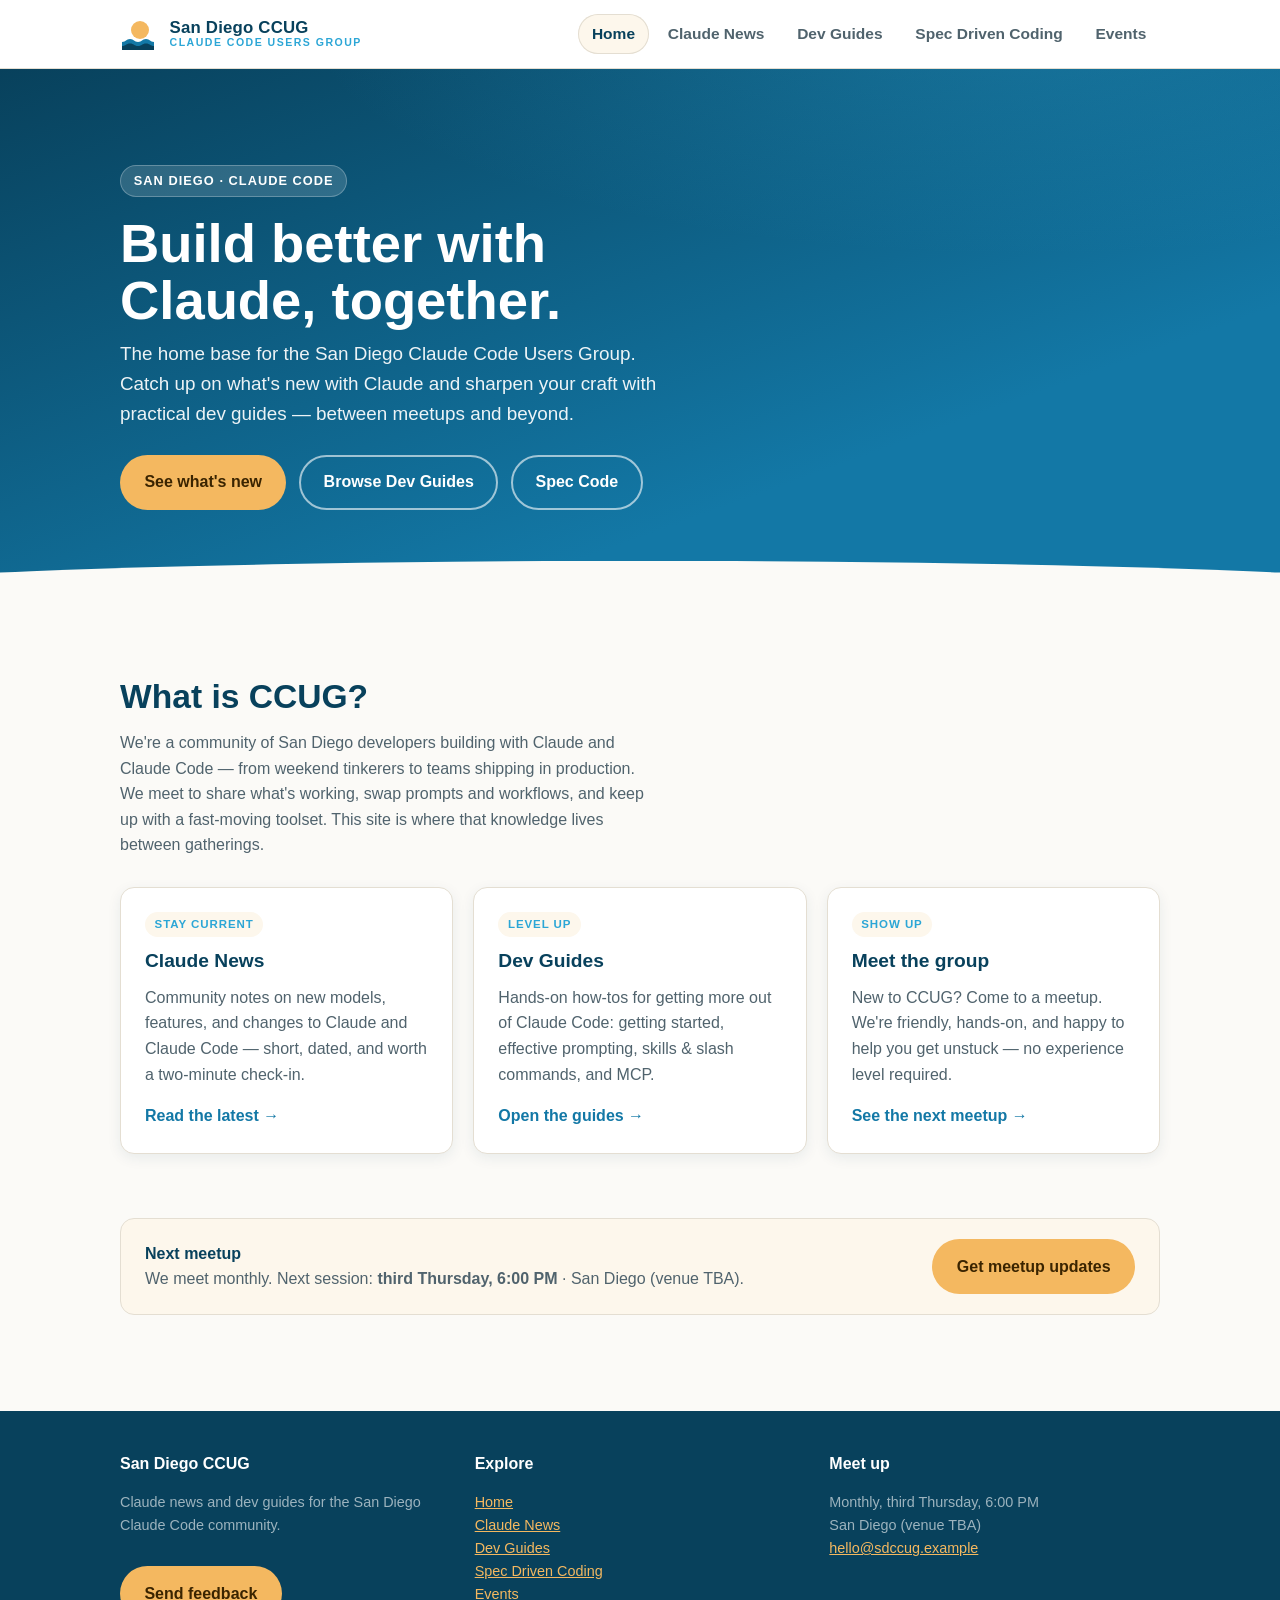
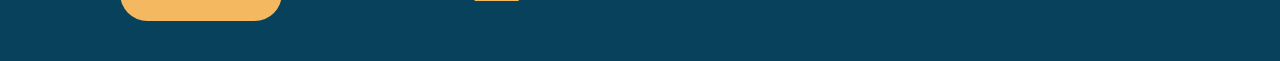
<file: src/index.html>
<!doctype html>
<html lang="en">
<head>
  <meta charset="utf-8" />
  <meta name="viewport" content="width=device-width, initial-scale=1" />
  <title>San Diego Claude Code Users Group</title>
  <meta name="description" content="The San Diego Claude Code Users Group — Claude news and practical dev guides for developers building with Claude Code." />
  <link rel="icon" href="data:image/svg+xml,%3Csvg xmlns='http://www.w3.org/2000/svg' viewBox='0 0 40 40'%3E%3Ccircle cx='20' cy='16' r='9' fill='%23f4b860'/%3E%3Cpath d='M2 28c4 0 4-3 8-3s4 3 8 3 4-3 8-3 4 3 8 3v6H2z' fill='%231378a6'/%3E%3C/svg%3E" />
  <link rel="stylesheet" href="assets/styles.css" />
</head>
<body>
  <header class="site-header">
    <div class="container">
      <a class="brand" href="index.html" aria-label="San Diego Claude Code Users Group — home">
        <svg width="40" height="40" viewBox="0 0 40 40" role="img" aria-hidden="true">
          <circle cx="20" cy="16" r="9" fill="#f4b860"/>
          <path d="M2 28c4 0 4-3 8-3s4 3 8 3 4-3 8-3 4 3 8 3v6H2z" fill="#1378a6"/>
          <path d="M2 32c4 0 4-2.5 8-2.5s4 2.5 8 2.5 4-2.5 8-2.5 4 2.5 8 2.5v4H2z" fill="#08415c"/>
        </svg>
        <span class="brand-text">
          San&nbsp;Diego CCUG
          <span class="brand-sub">Claude Code Users Group</span>
        </span>
      </a>
      <nav class="nav" aria-label="Primary">
        <a href="index.html" aria-current="page">Home</a>
        <a href="news.html">Claude News</a>
        <a href="guides.html">Dev Guides</a>
        <a href="spec.html">Spec Driven Coding</a>
        <a href="events.html">Events</a>
      </nav>
    </div>
  </header>

  <main>
    <section class="hero">
      <div class="container">
        <span class="pill">San Diego · Claude Code</span>
        <h1>Build better with Claude, together.</h1>
        <p class="tagline">
          The home base for the San Diego Claude Code Users Group. Catch up on
          what's new with Claude and sharpen your craft with practical dev
          guides — between meetups and beyond.
        </p>
        <div class="btn-row">
          <a class="btn btn-primary" href="news.html">See what's new</a>
          <a class="btn btn-ghost" href="guides.html">Browse Dev Guides</a>
          <a class="btn btn-ghost" href="spec.html">Spec Code</a>
        </div>
      </div>
    </section>

    <section class="section">
      <div class="container">
        <h2>What is CCUG?</h2>
        <p class="lead">
          We're a community of San Diego developers building with Claude and
          Claude Code — from weekend tinkerers to teams shipping in production.
          We meet to share what's working, swap prompts and workflows, and keep
          up with a fast-moving toolset. This site is where that knowledge lives
          between gatherings.
        </p>

        <div class="card-grid">
          <article class="card">
            <span class="tag">Stay current</span>
            <h3>Claude News</h3>
            <p>
              Community notes on new models, features, and changes to Claude and
              Claude Code — short, dated, and worth a two-minute check-in.
            </p>
            <a class="card-link" href="news.html">Read the latest</a>
          </article>

          <article class="card">
            <span class="tag">Level up</span>
            <h3>Dev Guides</h3>
            <p>
              Hands-on how-tos for getting more out of Claude Code: getting
              started, effective prompting, skills &amp; slash commands, and MCP.
            </p>
            <a class="card-link" href="guides.html">Open the guides</a>
          </article>

          <article class="card">
            <span class="tag">Show up</span>
            <h3>Meet the group</h3>
            <p>
              New to CCUG? Come to a meetup. We're friendly, hands-on, and
              happy to help you get unstuck — no experience level required.
            </p>
            <a class="card-link" href="#next-meetup">See the next meetup</a>
          </article>
        </div>
      </div>
    </section>

    <section class="section" id="next-meetup" style="padding-top:0;">
      <div class="container">
        <div class="strip">
          <div>
            <div class="strip-title">Next meetup</div>
            <div class="strip-meta">
              We meet monthly. <!-- placeholder: edit with your real cadence -->
              Next session: <strong>third Thursday, 6:00&nbsp;PM</strong> · San
              Diego (venue TBA).
            </div>
          </div>
          <a class="btn btn-primary" href="mailto:hello@sdccug.example">Get meetup updates</a>
        </div>
      </div>
    </section>
  </main>

  <footer class="site-footer">
    <div class="container">
      <div>
        <div class="foot-brand">San Diego CCUG</div>
        <p class="muted">
          Claude news and dev guides for the San Diego Claude Code community.
        </p>
        <a class="btn btn-primary foot-feedback" href="mailto:hello@sdccug.example?subject=Site%20feedback" aria-label="Send feedback about this site">Send feedback</a>
      </div>
      <div>
        <h4>Explore</h4>
        <p class="muted">
          <a href="index.html">Home</a><br />
          <a href="news.html">Claude News</a><br />
          <a href="guides.html">Dev Guides</a><br />
          <a href="spec.html">Spec Driven Coding</a><br />
          <a href="events.html">Events</a>
        </p>
      </div>
      <div>
        <h4>Meet up</h4>
        <p class="muted">
          Monthly, third Thursday, 6:00&nbsp;PM<br />
          San Diego (venue TBA)<br />
          <a href="mailto:hello@sdccug.example">hello@sdccug.example</a>
        </p>
      </div>
    </div>
  </footer>
</body>
</html>
</file>
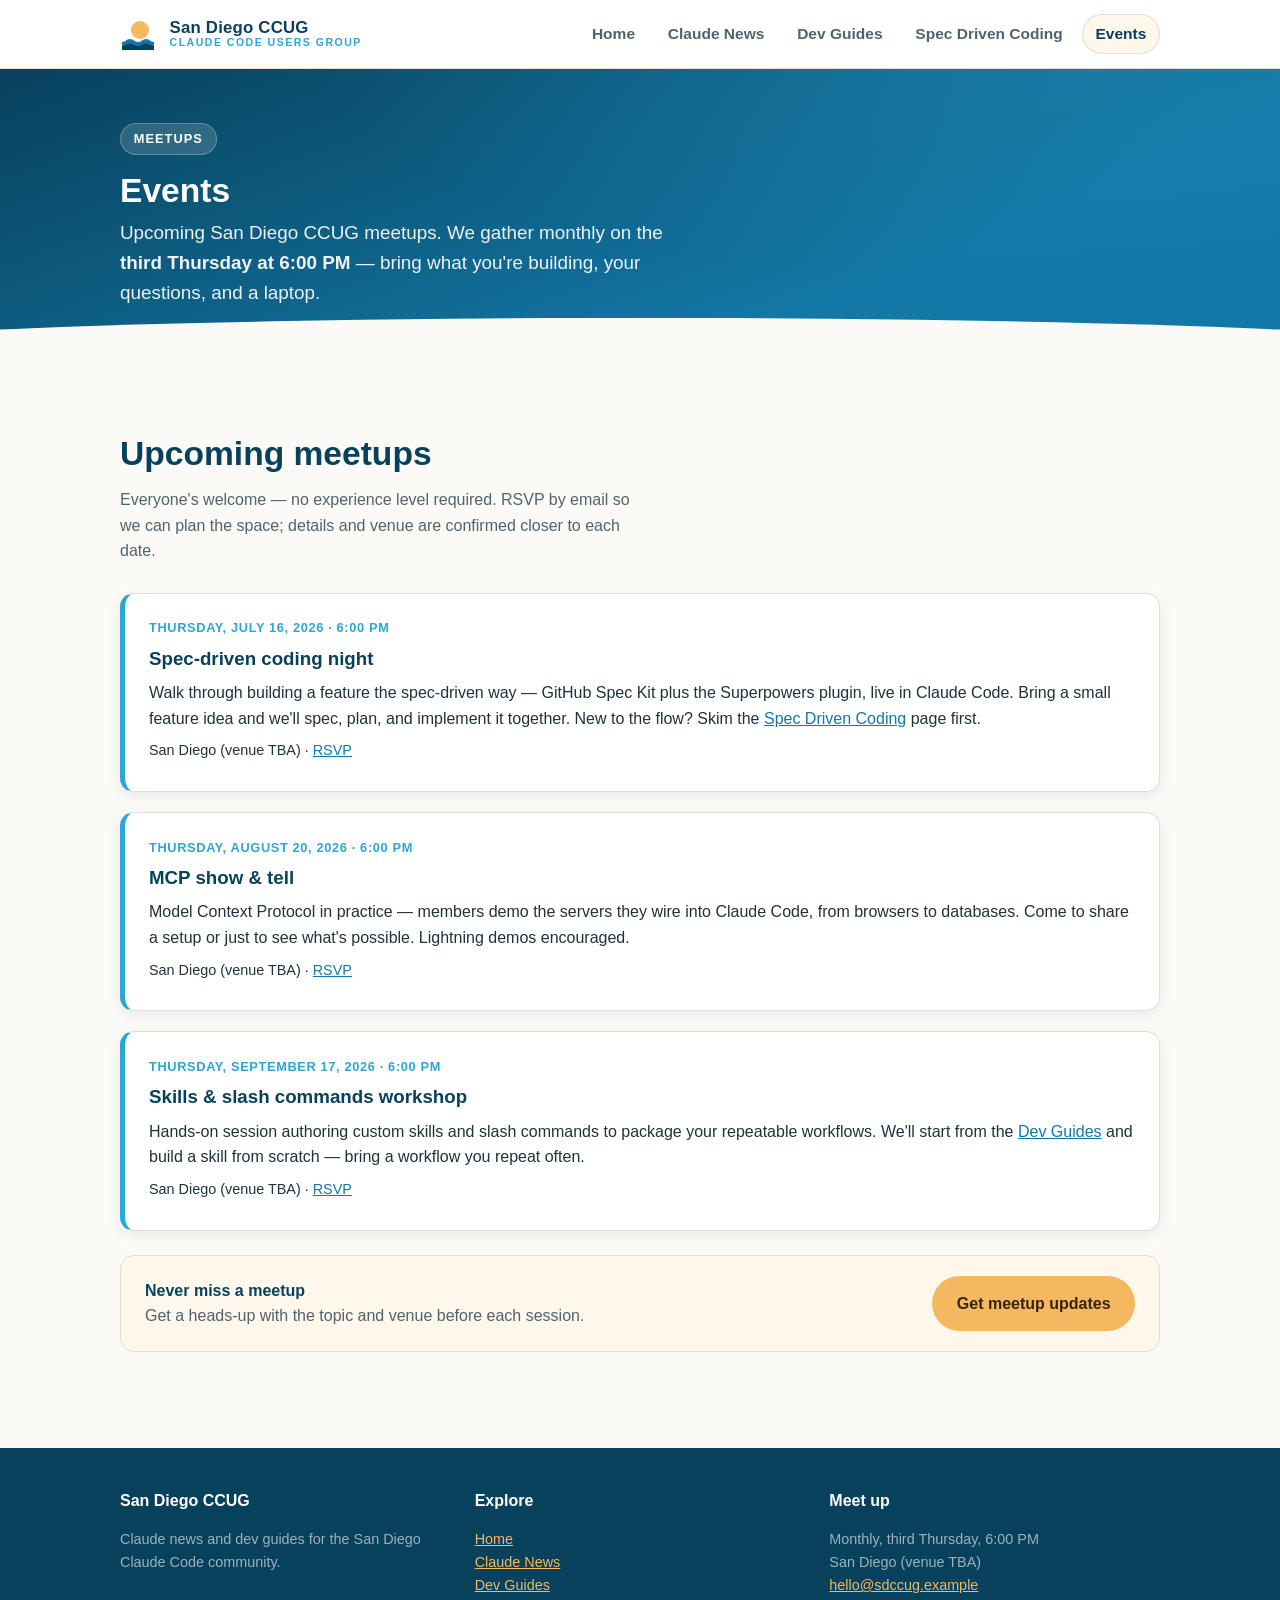
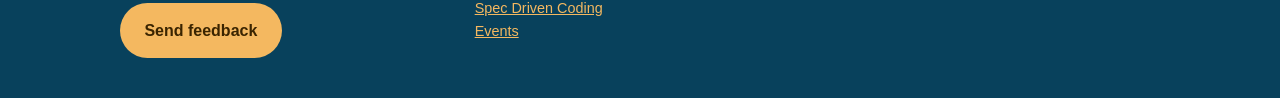
<file: src/events.html>
<!doctype html>
<html lang="en">
<head>
  <meta charset="utf-8" />
  <meta name="viewport" content="width=device-width, initial-scale=1" />
  <title>Events — San Diego CCUG</title>
  <meta name="description" content="Upcoming San Diego Claude Code Users Group meetups — dates, topics, and how to join. We meet monthly on the third Thursday." />
  <link rel="icon" href="data:image/svg+xml,%3Csvg xmlns='http://www.w3.org/2000/svg' viewBox='0 0 40 40'%3E%3Ccircle cx='20' cy='16' r='9' fill='%23f4b860'/%3E%3Cpath d='M2 28c4 0 4-3 8-3s4 3 8 3 4-3 8-3 4 3 8 3v6H2z' fill='%231378a6'/%3E%3C/svg%3E" />
  <link rel="stylesheet" href="assets/styles.css" />
</head>
<body>
  <header class="site-header">
    <div class="container">
      <a class="brand" href="index.html" aria-label="San Diego Claude Code Users Group — home">
        <svg width="40" height="40" viewBox="0 0 40 40" role="img" aria-hidden="true">
          <circle cx="20" cy="16" r="9" fill="#f4b860"/>
          <path d="M2 28c4 0 4-3 8-3s4 3 8 3 4-3 8-3 4 3 8 3v6H2z" fill="#1378a6"/>
          <path d="M2 32c4 0 4-2.5 8-2.5s4 2.5 8 2.5 4-2.5 8-2.5 4 2.5 8 2.5v4H2z" fill="#08415c"/>
        </svg>
        <span class="brand-text">
          San&nbsp;Diego CCUG
          <span class="brand-sub">Claude Code Users Group</span>
        </span>
      </a>
      <nav class="nav" aria-label="Primary">
        <a href="index.html">Home</a>
        <a href="news.html">Claude News</a>
        <a href="guides.html">Dev Guides</a>
        <a href="spec.html">Spec Driven Coding</a>
        <a href="events.html" aria-current="page">Events</a>
      </nav>
    </div>
  </header>

  <main>
    <section class="hero banner">
      <div class="container">
        <span class="pill">Meetups</span>
        <h1>Events</h1>
        <p class="tagline">
          Upcoming San Diego CCUG meetups. We gather monthly on the
          <strong>third Thursday at 6:00&nbsp;PM</strong> — bring what you're
          building, your questions, and a laptop.
        </p>
      </div>
    </section>

    <section class="section">
      <div class="container">
        <h2>Upcoming meetups</h2>
        <p class="lead">
          Everyone's welcome — no experience level required. RSVP by email so we
          can plan the space; details and venue are confirmed closer to each
          date.
        </p>

        <div class="news-list">

          <article class="news-item">
            <time datetime="2026-07-16">Thursday, July 16, 2026 · 6:00 PM</time>
            <h3>Spec-driven coding night</h3>
            <p>
              Walk through building a feature the spec-driven way — GitHub Spec
              Kit plus the Superpowers plugin, live in Claude Code. Bring a small
              feature idea and we'll spec, plan, and implement it together. New
              to the flow? Skim the <a href="spec.html">Spec Driven Coding</a>
              page first.
            </p>
            <p class="source">
              San Diego (venue TBA) ·
              <a href="mailto:hello@sdccug.example?subject=RSVP%20—%20July%2016%20meetup">RSVP</a>
            </p>
          </article>

          <article class="news-item">
            <time datetime="2026-08-20">Thursday, August 20, 2026 · 6:00 PM</time>
            <h3>MCP show &amp; tell</h3>
            <p>
              Model Context Protocol in practice — members demo the servers they
              wire into Claude Code, from browsers to databases. Come to share a
              setup or just to see what's possible. Lightning demos encouraged.
            </p>
            <p class="source">
              San Diego (venue TBA) ·
              <a href="mailto:hello@sdccug.example?subject=RSVP%20—%20August%2020%20meetup">RSVP</a>
            </p>
          </article>

          <article class="news-item">
            <time datetime="2026-09-17">Thursday, September 17, 2026 · 6:00 PM</time>
            <h3>Skills &amp; slash commands workshop</h3>
            <p>
              Hands-on session authoring custom skills and slash commands to
              package your repeatable workflows. We'll start from the
              <a href="guides.html">Dev Guides</a> and build a skill from scratch
              — bring a workflow you repeat often.
            </p>
            <p class="source">
              San Diego (venue TBA) ·
              <a href="mailto:hello@sdccug.example?subject=RSVP%20—%20September%2017%20meetup">RSVP</a>
            </p>
          </article>

        </div>

        <div class="strip" style="margin-top:1.5rem;">
          <div>
            <div class="strip-title">Never miss a meetup</div>
            <div class="strip-meta">
              Get a heads-up with the topic and venue before each session.
            </div>
          </div>
          <a class="btn btn-primary" href="mailto:hello@sdccug.example?subject=Meetup%20updates">Get meetup updates</a>
        </div>
      </div>
    </section>
  </main>

  <footer class="site-footer">
    <div class="container">
      <div>
        <div class="foot-brand">San Diego CCUG</div>
        <p class="muted">
          Claude news and dev guides for the San Diego Claude Code community.
        </p>
        <a class="btn btn-primary foot-feedback" href="mailto:hello@sdccug.example?subject=Site%20feedback" aria-label="Send feedback about this site">Send feedback</a>
      </div>
      <div>
        <h4>Explore</h4>
        <p class="muted">
          <a href="index.html">Home</a><br />
          <a href="news.html">Claude News</a><br />
          <a href="guides.html">Dev Guides</a><br />
          <a href="spec.html">Spec Driven Coding</a><br />
          <a href="events.html">Events</a>
        </p>
      </div>
      <div>
        <h4>Meet up</h4>
        <p class="muted">
          Monthly, third Thursday, 6:00&nbsp;PM<br />
          San Diego (venue TBA)<br />
          <a href="mailto:hello@sdccug.example">hello@sdccug.example</a>
        </p>
      </div>
    </div>
  </footer>
</body>
</html>
</file>
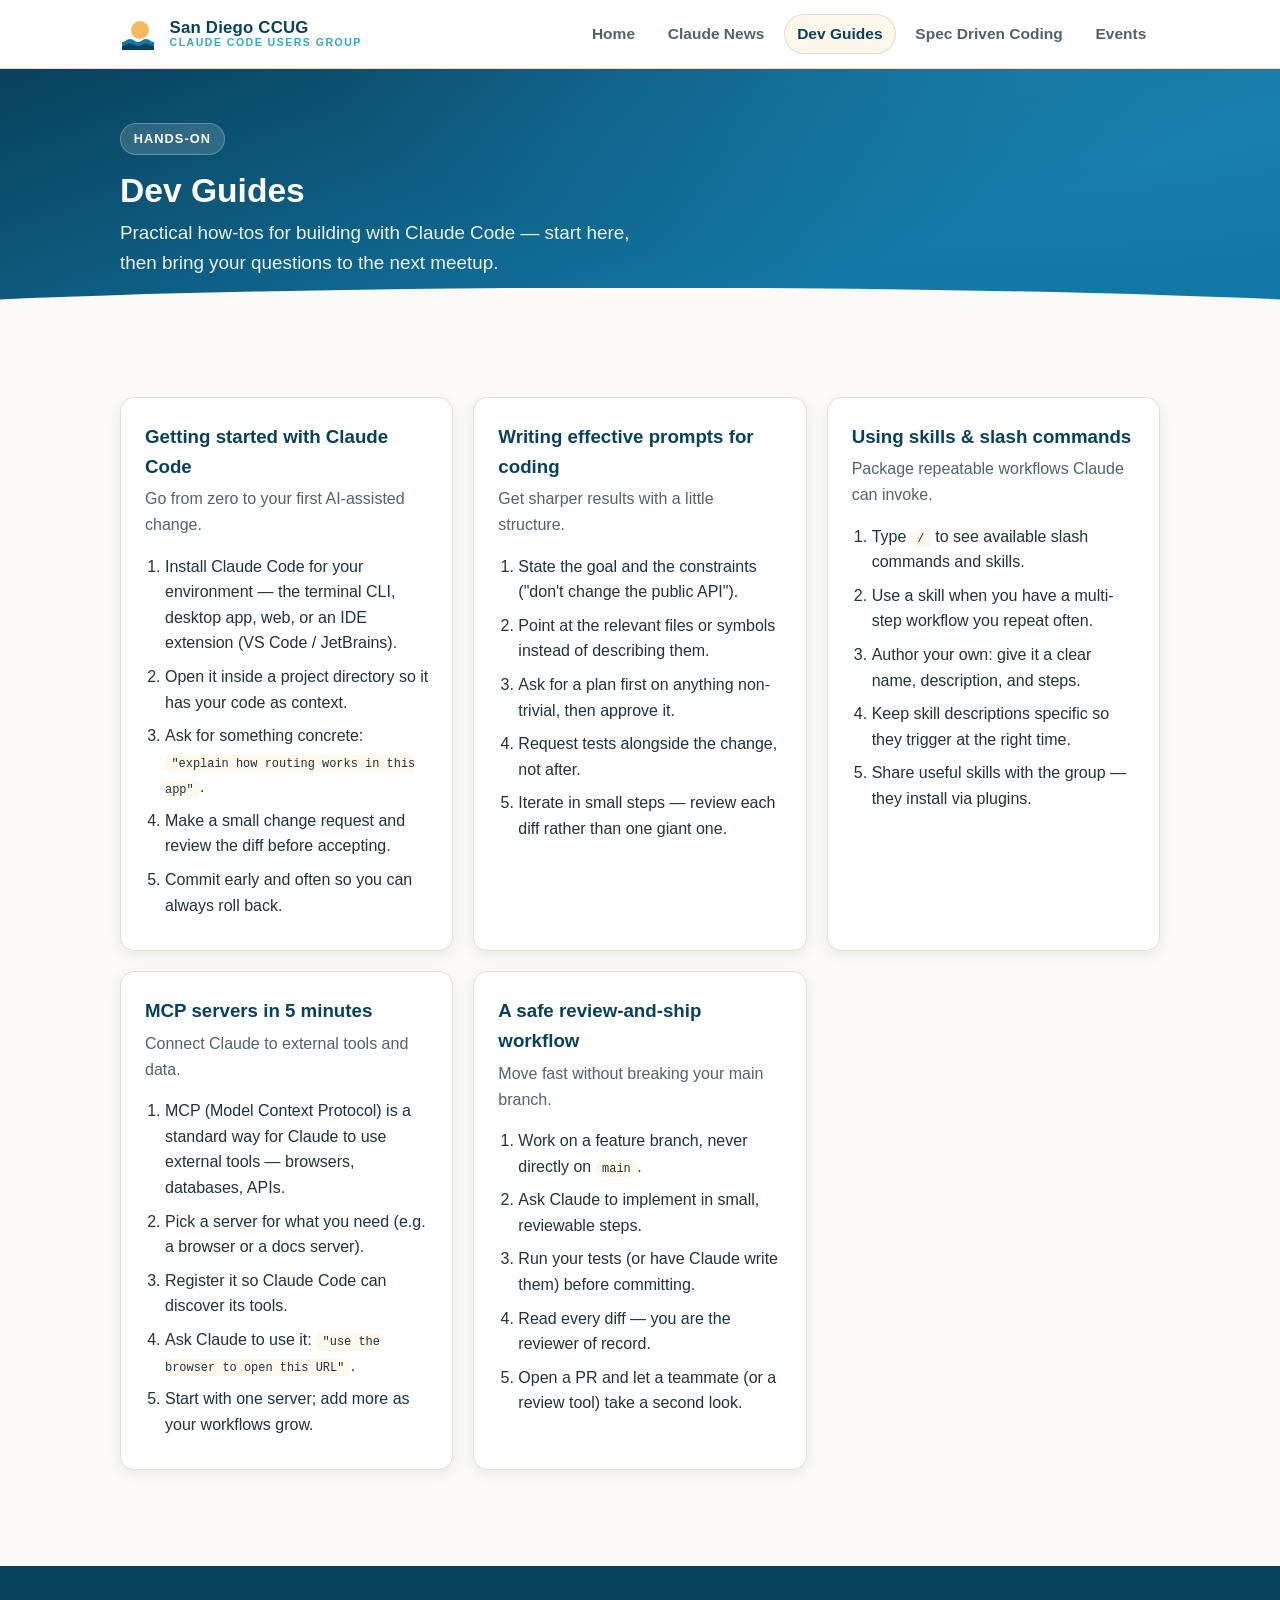
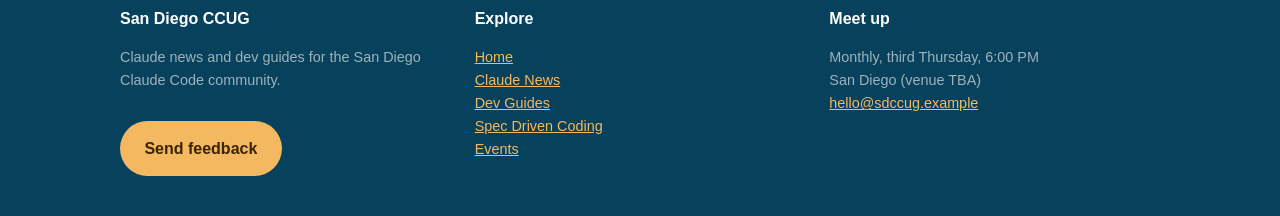
<file: src/guides.html>
<!doctype html>
<html lang="en">
<head>
  <meta charset="utf-8" />
  <meta name="viewport" content="width=device-width, initial-scale=1" />
  <title>Dev Guides — San Diego CCUG</title>
  <meta name="description" content="Practical, hands-on guides for getting more out of Claude Code, from the San Diego Claude Code Users Group." />
  <link rel="icon" href="data:image/svg+xml,%3Csvg xmlns='http://www.w3.org/2000/svg' viewBox='0 0 40 40'%3E%3Ccircle cx='20' cy='16' r='9' fill='%23f4b860'/%3E%3Cpath d='M2 28c4 0 4-3 8-3s4 3 8 3 4-3 8-3 4 3 8 3v6H2z' fill='%231378a6'/%3E%3C/svg%3E" />
  <link rel="stylesheet" href="assets/styles.css" />
</head>
<body>
  <header class="site-header">
    <div class="container">
      <a class="brand" href="index.html" aria-label="San Diego Claude Code Users Group — home">
        <svg width="40" height="40" viewBox="0 0 40 40" role="img" aria-hidden="true">
          <circle cx="20" cy="16" r="9" fill="#f4b860"/>
          <path d="M2 28c4 0 4-3 8-3s4 3 8 3 4-3 8-3 4 3 8 3v6H2z" fill="#1378a6"/>
          <path d="M2 32c4 0 4-2.5 8-2.5s4 2.5 8 2.5 4-2.5 8-2.5 4 2.5 8 2.5v4H2z" fill="#08415c"/>
        </svg>
        <span class="brand-text">
          San&nbsp;Diego CCUG
          <span class="brand-sub">Claude Code Users Group</span>
        </span>
      </a>
      <nav class="nav" aria-label="Primary">
        <a href="index.html">Home</a>
        <a href="news.html">Claude News</a>
        <a href="guides.html" aria-current="page">Dev Guides</a>
        <a href="spec.html">Spec Driven Coding</a>
        <a href="events.html">Events</a>
      </nav>
    </div>
  </header>

  <main>
    <section class="hero banner">
      <div class="container">
        <span class="pill">Hands-on</span>
        <h1>Dev Guides</h1>
        <p class="tagline">
          Practical how-tos for building with Claude Code — start here, then
          bring your questions to the next meetup.
        </p>
      </div>
    </section>

    <section class="section">
      <div class="container">
        <div class="card-grid">

          <article class="guide" id="getting-started">
            <h3>Getting started with Claude Code</h3>
            <p class="blurb">Go from zero to your first AI-assisted change.</p>
            <ol>
              <li>Install Claude Code for your environment — the terminal CLI,
                desktop app, web, or an IDE extension (VS&nbsp;Code / JetBrains).</li>
              <li>Open it inside a project directory so it has your code as context.</li>
              <li>Ask for something concrete: <code>"explain how routing works in this app"</code>.</li>
              <li>Make a small change request and review the diff before accepting.</li>
              <li>Commit early and often so you can always roll back.</li>
            </ol>
          </article>

          <article class="guide" id="effective-prompts">
            <h3>Writing effective prompts for coding</h3>
            <p class="blurb">Get sharper results with a little structure.</p>
            <ol>
              <li>State the goal and the constraints ("don't change the public API").</li>
              <li>Point at the relevant files or symbols instead of describing them.</li>
              <li>Ask for a plan first on anything non-trivial, then approve it.</li>
              <li>Request tests alongside the change, not after.</li>
              <li>Iterate in small steps — review each diff rather than one giant one.</li>
            </ol>
          </article>

          <article class="guide" id="skills-commands">
            <h3>Using skills &amp; slash commands</h3>
            <p class="blurb">Package repeatable workflows Claude can invoke.</p>
            <ol>
              <li>Type <code>/</code> to see available slash commands and skills.</li>
              <li>Use a skill when you have a multi-step workflow you repeat often.</li>
              <li>Author your own: give it a clear name, description, and steps.</li>
              <li>Keep skill descriptions specific so they trigger at the right time.</li>
              <li>Share useful skills with the group — they install via plugins.</li>
            </ol>
          </article>

          <article class="guide" id="mcp-5-min">
            <h3>MCP servers in 5 minutes</h3>
            <p class="blurb">Connect Claude to external tools and data.</p>
            <ol>
              <li>MCP (Model Context Protocol) is a standard way for Claude to
                use external tools — browsers, databases, APIs.</li>
              <li>Pick a server for what you need (e.g. a browser or a docs server).</li>
              <li>Register it so Claude Code can discover its tools.</li>
              <li>Ask Claude to use it: <code>"use the browser to open this URL"</code>.</li>
              <li>Start with one server; add more as your workflows grow.</li>
            </ol>
          </article>

          <article class="guide" id="review-workflow">
            <h3>A safe review-and-ship workflow</h3>
            <p class="blurb">Move fast without breaking your main branch.</p>
            <ol>
              <li>Work on a feature branch, never directly on <code>main</code>.</li>
              <li>Ask Claude to implement in small, reviewable steps.</li>
              <li>Run your tests (or have Claude write them) before committing.</li>
              <li>Read every diff — you are the reviewer of record.</li>
              <li>Open a PR and let a teammate (or a review tool) take a second look.</li>
            </ol>
          </article>

        </div>
      </div>
    </section>
  </main>

  <footer class="site-footer">
    <div class="container">
      <div>
        <div class="foot-brand">San Diego CCUG</div>
        <p class="muted">
          Claude news and dev guides for the San Diego Claude Code community.
        </p>
        <a class="btn btn-primary foot-feedback" href="mailto:hello@sdccug.example?subject=Site%20feedback" aria-label="Send feedback about this site">Send feedback</a>
      </div>
      <div>
        <h4>Explore</h4>
        <p class="muted">
          <a href="index.html">Home</a><br />
          <a href="news.html">Claude News</a><br />
          <a href="guides.html">Dev Guides</a><br />
          <a href="spec.html">Spec Driven Coding</a><br />
          <a href="events.html">Events</a>
        </p>
      </div>
      <div>
        <h4>Meet up</h4>
        <p class="muted">
          Monthly, third Thursday, 6:00&nbsp;PM<br />
          San Diego (venue TBA)<br />
          <a href="mailto:hello@sdccug.example">hello@sdccug.example</a>
        </p>
      </div>
    </div>
  </footer>
</body>
</html>
</file>
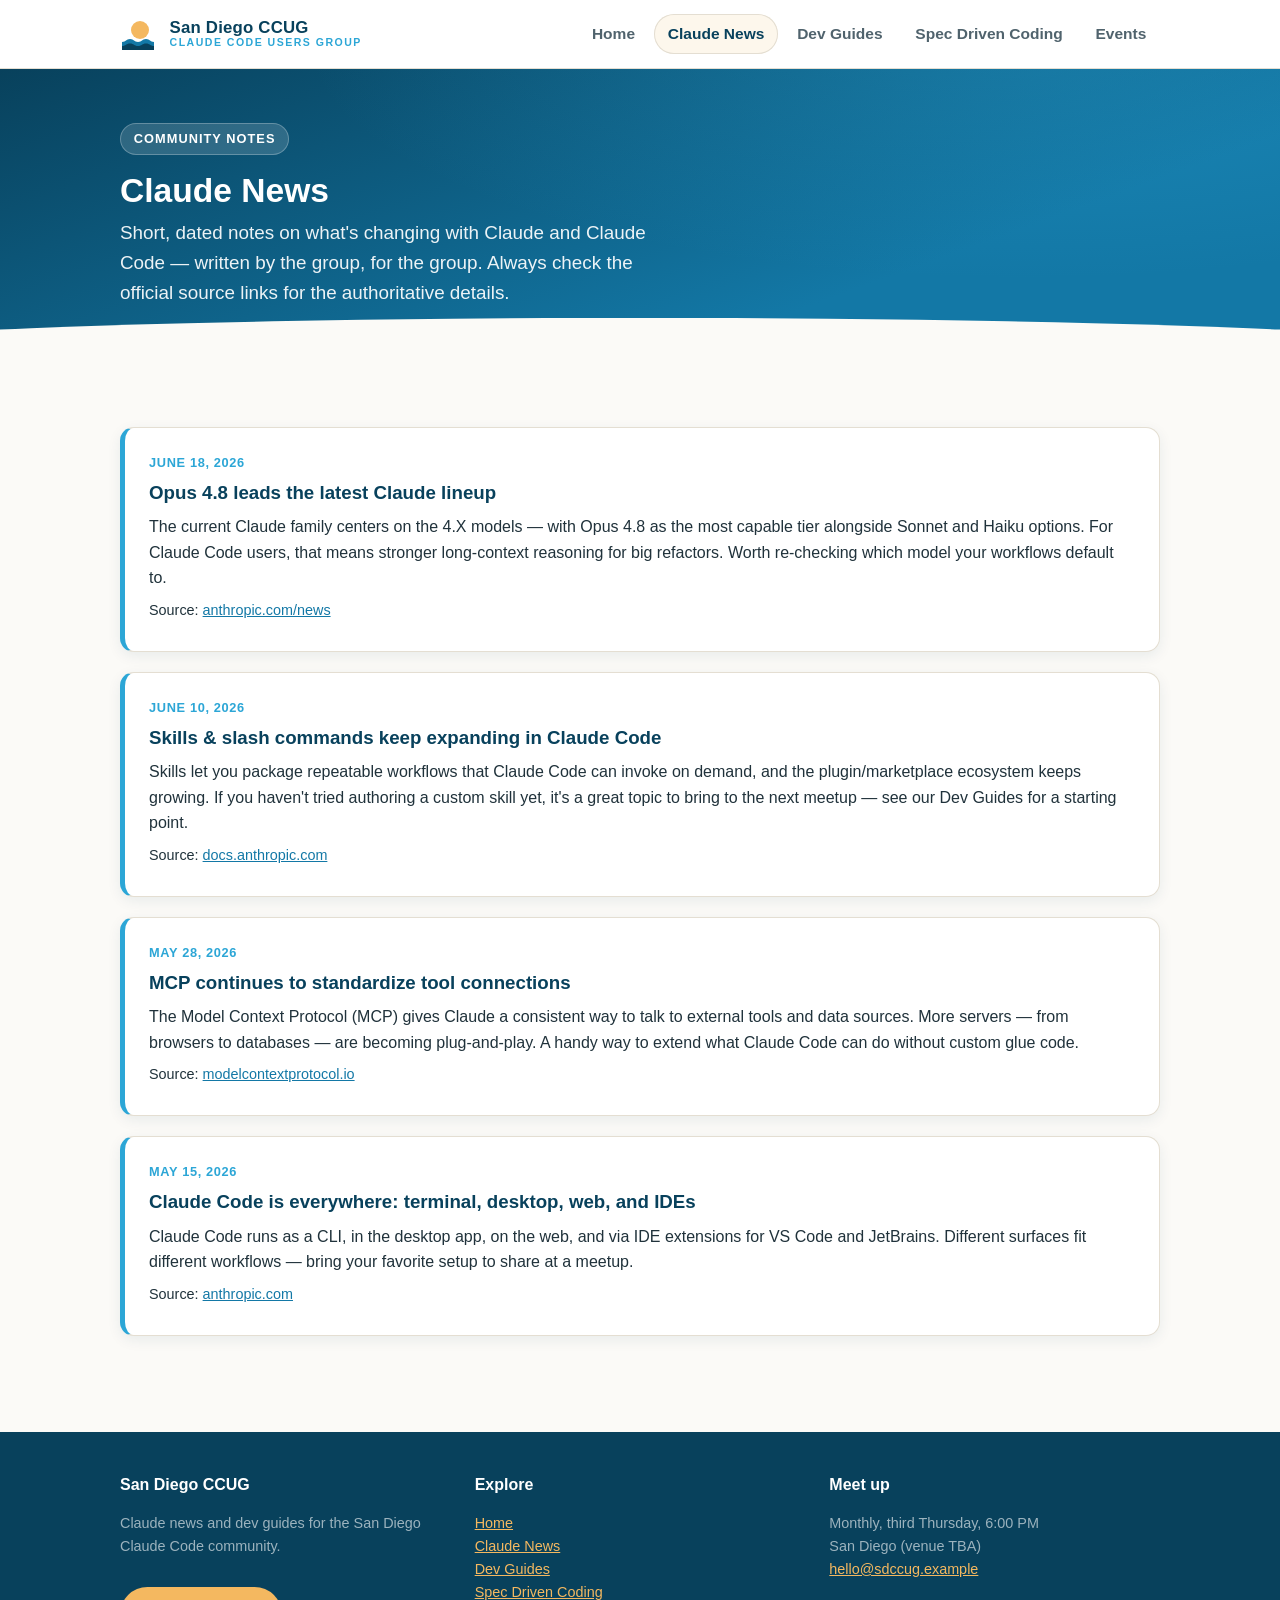
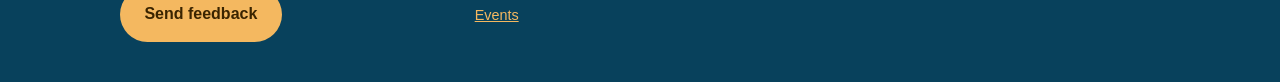
<file: src/news.html>
<!doctype html>
<html lang="en">
<head>
  <meta charset="utf-8" />
  <meta name="viewport" content="width=device-width, initial-scale=1" />
  <title>Claude News — San Diego CCUG</title>
  <meta name="description" content="Community notes on the latest Claude and Claude Code developments, curated by the San Diego Claude Code Users Group." />
  <link rel="icon" href="data:image/svg+xml,%3Csvg xmlns='http://www.w3.org/2000/svg' viewBox='0 0 40 40'%3E%3Ccircle cx='20' cy='16' r='9' fill='%23f4b860'/%3E%3Cpath d='M2 28c4 0 4-3 8-3s4 3 8 3 4-3 8-3 4 3 8 3v6H2z' fill='%231378a6'/%3E%3C/svg%3E" />
  <link rel="stylesheet" href="assets/styles.css" />
</head>
<body>
  <header class="site-header">
    <div class="container">
      <a class="brand" href="index.html" aria-label="San Diego Claude Code Users Group — home">
        <svg width="40" height="40" viewBox="0 0 40 40" role="img" aria-hidden="true">
          <circle cx="20" cy="16" r="9" fill="#f4b860"/>
          <path d="M2 28c4 0 4-3 8-3s4 3 8 3 4-3 8-3 4 3 8 3v6H2z" fill="#1378a6"/>
          <path d="M2 32c4 0 4-2.5 8-2.5s4 2.5 8 2.5 4-2.5 8-2.5 4 2.5 8 2.5v4H2z" fill="#08415c"/>
        </svg>
        <span class="brand-text">
          San&nbsp;Diego CCUG
          <span class="brand-sub">Claude Code Users Group</span>
        </span>
      </a>
      <nav class="nav" aria-label="Primary">
        <a href="index.html">Home</a>
        <a href="news.html" aria-current="page">Claude News</a>
        <a href="guides.html">Dev Guides</a>
        <a href="spec.html">Spec Driven Coding</a>
        <a href="events.html">Events</a>
      </nav>
    </div>
  </header>

  <main>
    <section class="hero banner">
      <div class="container">
        <span class="pill">Community notes</span>
        <h1>Claude News</h1>
        <p class="tagline">
          Short, dated notes on what's changing with Claude and Claude Code —
          written by the group, for the group. Always check the official source
          links for the authoritative details.
        </p>
      </div>
    </section>

    <section class="section">
      <div class="container">
        <div class="news-list">

          <article class="news-item">
            <time datetime="2026-06-18">June 18, 2026</time>
            <h3>Opus 4.8 leads the latest Claude lineup</h3>
            <p>
              The current Claude family centers on the 4.X models — with Opus
              4.8 as the most capable tier alongside Sonnet and Haiku options.
              For Claude Code users, that means stronger long-context reasoning
              for big refactors. Worth re-checking which model your workflows
              default to.
            </p>
            <p class="source">
              Source: <a href="https://www.anthropic.com/news" rel="noopener">anthropic.com/news</a>
            </p>
          </article>

          <article class="news-item">
            <time datetime="2026-06-10">June 10, 2026</time>
            <h3>Skills &amp; slash commands keep expanding in Claude Code</h3>
            <p>
              Skills let you package repeatable workflows that Claude Code can
              invoke on demand, and the plugin/marketplace ecosystem keeps
              growing. If you haven't tried authoring a custom skill yet, it's a
              great topic to bring to the next meetup — see our Dev Guides for a
              starting point.
            </p>
            <p class="source">
              Source: <a href="https://docs.anthropic.com" rel="noopener">docs.anthropic.com</a>
            </p>
          </article>

          <article class="news-item">
            <time datetime="2026-05-28">May 28, 2026</time>
            <h3>MCP continues to standardize tool connections</h3>
            <p>
              The Model Context Protocol (MCP) gives Claude a consistent way to
              talk to external tools and data sources. More servers — from
              browsers to databases — are becoming plug-and-play. A handy way to
              extend what Claude Code can do without custom glue code.
            </p>
            <p class="source">
              Source: <a href="https://modelcontextprotocol.io" rel="noopener">modelcontextprotocol.io</a>
            </p>
          </article>

          <article class="news-item">
            <time datetime="2026-05-15">May 15, 2026</time>
            <h3>Claude Code is everywhere: terminal, desktop, web, and IDEs</h3>
            <p>
              Claude Code runs as a CLI, in the desktop app, on the web, and via
              IDE extensions for VS Code and JetBrains. Different surfaces fit
              different workflows — bring your favorite setup to share at a
              meetup.
            </p>
            <p class="source">
              Source: <a href="https://www.anthropic.com" rel="noopener">anthropic.com</a>
            </p>
          </article>

        </div>
      </div>
    </section>
  </main>

  <footer class="site-footer">
    <div class="container">
      <div>
        <div class="foot-brand">San Diego CCUG</div>
        <p class="muted">
          Claude news and dev guides for the San Diego Claude Code community.
        </p>
        <a class="btn btn-primary foot-feedback" href="mailto:hello@sdccug.example?subject=Site%20feedback" aria-label="Send feedback about this site">Send feedback</a>
      </div>
      <div>
        <h4>Explore</h4>
        <p class="muted">
          <a href="index.html">Home</a><br />
          <a href="news.html">Claude News</a><br />
          <a href="guides.html">Dev Guides</a><br />
          <a href="spec.html">Spec Driven Coding</a><br />
          <a href="events.html">Events</a>
        </p>
      </div>
      <div>
        <h4>Meet up</h4>
        <p class="muted">
          Monthly, third Thursday, 6:00&nbsp;PM<br />
          San Diego (venue TBA)<br />
          <a href="mailto:hello@sdccug.example">hello@sdccug.example</a>
        </p>
      </div>
    </div>
  </footer>
</body>
</html>
</file>
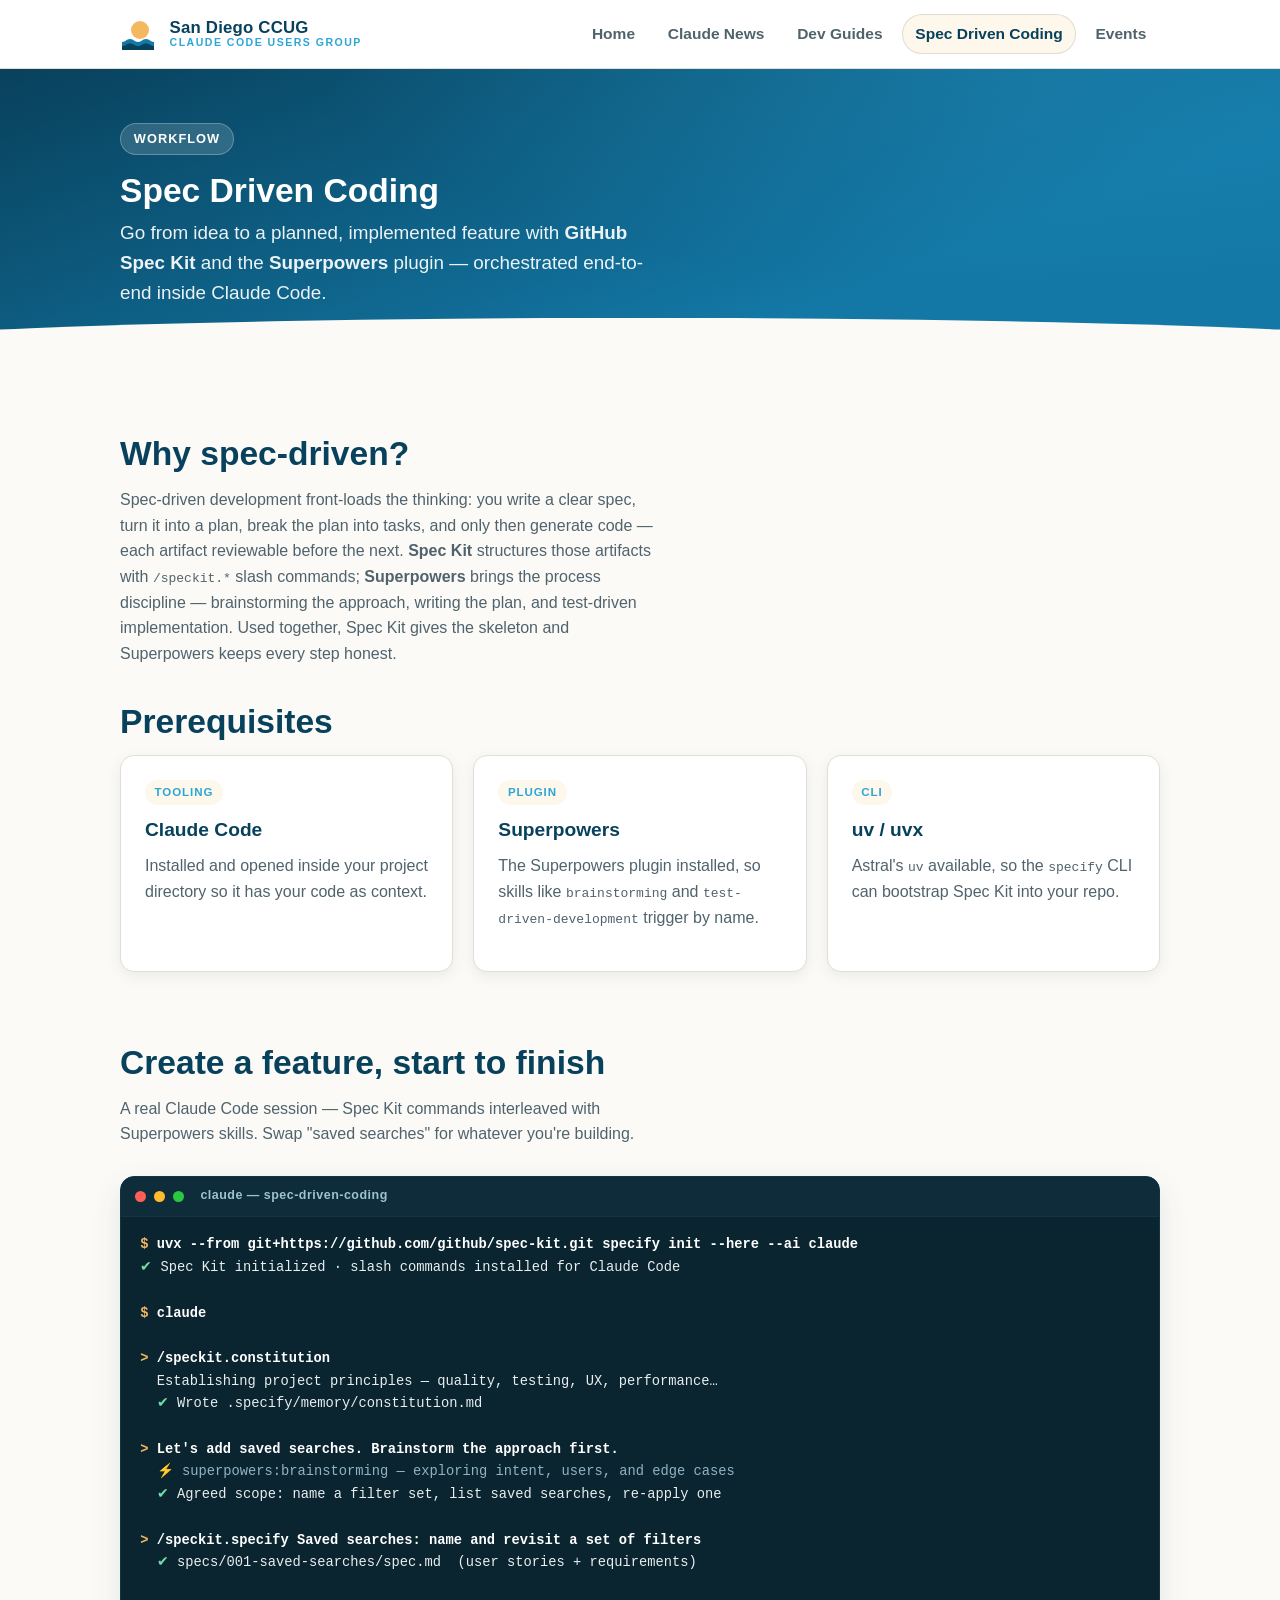
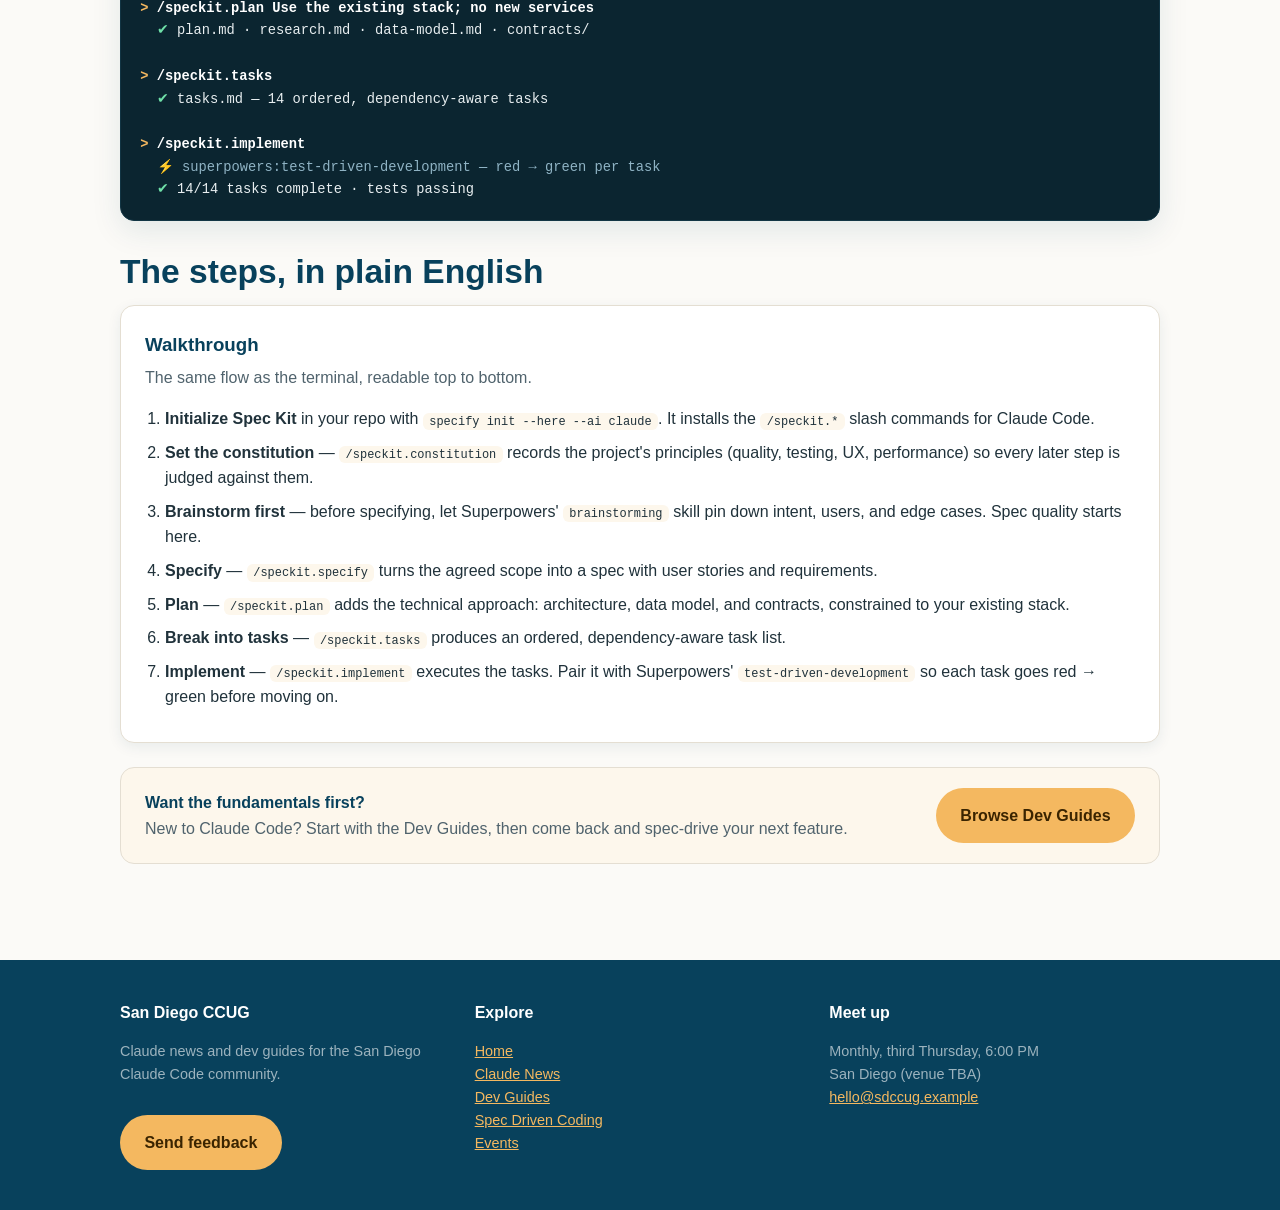
<file: src/spec.html>
<!doctype html>
<html lang="en">
<head>
  <meta charset="utf-8" />
  <meta name="viewport" content="width=device-width, initial-scale=1" />
  <title>Spec Driven Coding — San Diego CCUG</title>
  <meta name="description" content="Create new features with GitHub Spec Kit and the Superpowers plugin in Claude Code — a step-by-step spec-driven coding walkthrough from the San Diego CCUG." />
  <link rel="icon" href="data:image/svg+xml,%3Csvg xmlns='http://www.w3.org/2000/svg' viewBox='0 0 40 40'%3E%3Ccircle cx='20' cy='16' r='9' fill='%23f4b860'/%3E%3Cpath d='M2 28c4 0 4-3 8-3s4 3 8 3 4-3 8-3 4 3 8 3v6H2z' fill='%231378a6'/%3E%3C/svg%3E" />
  <link rel="stylesheet" href="assets/styles.css" />
</head>
<body>
  <header class="site-header">
    <div class="container">
      <a class="brand" href="index.html" aria-label="San Diego Claude Code Users Group — home">
        <svg width="40" height="40" viewBox="0 0 40 40" role="img" aria-hidden="true">
          <circle cx="20" cy="16" r="9" fill="#f4b860"/>
          <path d="M2 28c4 0 4-3 8-3s4 3 8 3 4-3 8-3 4 3 8 3v6H2z" fill="#1378a6"/>
          <path d="M2 32c4 0 4-2.5 8-2.5s4 2.5 8 2.5 4-2.5 8-2.5 4 2.5 8 2.5v4H2z" fill="#08415c"/>
        </svg>
        <span class="brand-text">
          San&nbsp;Diego CCUG
          <span class="brand-sub">Claude Code Users Group</span>
        </span>
      </a>
      <nav class="nav" aria-label="Primary">
        <a href="index.html">Home</a>
        <a href="news.html">Claude News</a>
        <a href="guides.html">Dev Guides</a>
        <a href="spec.html" aria-current="page">Spec Driven Coding</a>
        <a href="events.html">Events</a>
      </nav>
    </div>
  </header>

  <main>
    <section class="hero banner">
      <div class="container">
        <span class="pill">Workflow</span>
        <h1>Spec Driven Coding</h1>
        <p class="tagline">
          Go from idea to a planned, implemented feature with <strong>GitHub
          Spec Kit</strong> and the <strong>Superpowers</strong> plugin —
          orchestrated end-to-end inside Claude Code.
        </p>
      </div>
    </section>

    <section class="section">
      <div class="container">
        <h2>Why spec-driven?</h2>
        <p class="lead">
          Spec-driven development front-loads the thinking: you write a clear
          spec, turn it into a plan, break the plan into tasks, and only then
          generate code — each artifact reviewable before the next.
          <strong>Spec Kit</strong> structures those artifacts with
          <code>/speckit.*</code> slash commands; <strong>Superpowers</strong>
          brings the process discipline — brainstorming the approach, writing the
          plan, and test-driven implementation. Used together, Spec Kit gives the
          skeleton and Superpowers keeps every step honest.
        </p>

        <h2>Prerequisites</h2>
        <div class="card-grid">
          <article class="card">
            <span class="tag">Tooling</span>
            <h3>Claude Code</h3>
            <p>Installed and opened inside your project directory so it has your
              code as context.</p>
          </article>
          <article class="card">
            <span class="tag">Plugin</span>
            <h3>Superpowers</h3>
            <p>The Superpowers plugin installed, so skills like
              <code>brainstorming</code> and <code>test-driven-development</code>
              trigger by name.</p>
          </article>
          <article class="card">
            <span class="tag">CLI</span>
            <h3>uv / uvx</h3>
            <p>Astral's <code>uv</code> available, so the
              <code>specify</code> CLI can bootstrap Spec Kit into your repo.</p>
          </article>
        </div>
      </div>
    </section>

    <section class="section" style="padding-top:0;">
      <div class="container">
        <h2>Create a feature, start to finish</h2>
        <p class="lead">
          A real Claude Code session — Spec Kit commands interleaved with
          Superpowers skills. Swap "saved searches" for whatever you're building.
        </p>

        <div class="terminal" role="img"
             aria-label="A Claude Code terminal session that initializes Spec Kit, brainstorms with Superpowers, then runs the specify, plan, tasks, and implement commands to build a feature.">
          <div class="terminal-bar" aria-hidden="true">
            <span class="dot dot-r"></span>
            <span class="dot dot-y"></span>
            <span class="dot dot-g"></span>
            <span class="terminal-title">claude — spec-driven-coding</span>
          </div>
<pre class="terminal-body" aria-hidden="true"><span class="t-prompt">$</span> <span class="t-cmd">uvx --from git+https://github.com/github/spec-kit.git specify init --here --ai claude</span>
<span class="t-ok">✔</span> Spec Kit initialized · slash commands installed for Claude Code

<span class="t-prompt">$</span> <span class="t-cmd">claude</span>

<span class="t-prompt">&gt;</span> <span class="t-cmd">/speckit.constitution</span>
  Establishing project principles — quality, testing, UX, performance…
  <span class="t-ok">✔</span> Wrote .specify/memory/constitution.md

<span class="t-prompt">&gt;</span> <span class="t-cmd">Let's add saved searches. Brainstorm the approach first.</span>
  <span class="t-comment">⚡ superpowers:brainstorming — exploring intent, users, and edge cases</span>
  <span class="t-ok">✔</span> Agreed scope: name a filter set, list saved searches, re-apply one

<span class="t-prompt">&gt;</span> <span class="t-cmd">/speckit.specify Saved searches: name and revisit a set of filters</span>
  <span class="t-ok">✔</span> specs/001-saved-searches/spec.md  (user stories + requirements)

<span class="t-prompt">&gt;</span> <span class="t-cmd">/speckit.plan Use the existing stack; no new services</span>
  <span class="t-ok">✔</span> plan.md · research.md · data-model.md · contracts/

<span class="t-prompt">&gt;</span> <span class="t-cmd">/speckit.tasks</span>
  <span class="t-ok">✔</span> tasks.md — 14 ordered, dependency-aware tasks

<span class="t-prompt">&gt;</span> <span class="t-cmd">/speckit.implement</span>
  <span class="t-comment">⚡ superpowers:test-driven-development — red → green per task</span>
  <span class="t-ok">✔</span> 14/14 tasks complete · tests passing</pre>
        </div>

        <h2>The steps, in plain English</h2>
        <div class="card-grid">
          <article class="guide">
            <h3>Walkthrough</h3>
            <p class="blurb">The same flow as the terminal, readable top to bottom.</p>
            <ol>
              <li><strong>Initialize Spec Kit</strong> in your repo with
                <code>specify init --here --ai claude</code>. It installs the
                <code>/speckit.*</code> slash commands for Claude Code.</li>
              <li><strong>Set the constitution</strong> —
                <code>/speckit.constitution</code> records the project's
                principles (quality, testing, UX, performance) so every later
                step is judged against them.</li>
              <li><strong>Brainstorm first</strong> — before specifying, let
                Superpowers' <code>brainstorming</code> skill pin down intent,
                users, and edge cases. Spec quality starts here.</li>
              <li><strong>Specify</strong> —
                <code>/speckit.specify</code> turns the agreed scope into a
                spec with user stories and requirements.</li>
              <li><strong>Plan</strong> — <code>/speckit.plan</code> adds the
                technical approach: architecture, data model, and contracts,
                constrained to your existing stack.</li>
              <li><strong>Break into tasks</strong> — <code>/speckit.tasks</code>
                produces an ordered, dependency-aware task list.</li>
              <li><strong>Implement</strong> — <code>/speckit.implement</code>
                executes the tasks. Pair it with Superpowers'
                <code>test-driven-development</code> so each task goes red →
                green before moving on.</li>
            </ol>
          </article>
        </div>

        <div class="strip" style="margin-top:1.5rem;">
          <div>
            <div class="strip-title">Want the fundamentals first?</div>
            <div class="strip-meta">
              New to Claude Code? Start with the Dev Guides, then come back and
              spec-drive your next feature.
            </div>
          </div>
          <a class="btn btn-primary" href="guides.html">Browse Dev Guides</a>
        </div>
      </div>
    </section>
  </main>

  <footer class="site-footer">
    <div class="container">
      <div>
        <div class="foot-brand">San Diego CCUG</div>
        <p class="muted">
          Claude news and dev guides for the San Diego Claude Code community.
        </p>
        <a class="btn btn-primary foot-feedback" href="mailto:hello@sdccug.example?subject=Site%20feedback" aria-label="Send feedback about this site">Send feedback</a>
      </div>
      <div>
        <h4>Explore</h4>
        <p class="muted">
          <a href="index.html">Home</a><br />
          <a href="news.html">Claude News</a><br />
          <a href="guides.html">Dev Guides</a><br />
          <a href="spec.html">Spec Driven Coding</a><br />
          <a href="events.html">Events</a>
        </p>
      </div>
      <div>
        <h4>Meet up</h4>
        <p class="muted">
          Monthly, third Thursday, 6:00&nbsp;PM<br />
          San Diego (venue TBA)<br />
          <a href="mailto:hello@sdccug.example">hello@sdccug.example</a>
        </p>
      </div>
    </div>
  </footer>
</body>
</html>
</file>
<file: src/assets/styles.css>
/* ============================================================
   San Diego CCUG — shared stylesheet
   Plain CSS, design tokens as custom properties.
   Coastal palette inspired by sandiego.org (original, not copied).
   ============================================================ */

:root {
  /* Colors */
  --ocean-deep: #08415c;   /* deep ocean blue — headers, footer */
  --ocean: #1378a6;        /* mid ocean blue — links, primary */
  --ocean-bright: #2ca6d6; /* bright surf blue — accents, hovers */
  --sand: #f4b860;         /* warm sandy gold — CTAs, highlights */
  --sand-deep: #e09a36;    /* deeper gold — CTA hover */
  --shell: #fdf7ec;        /* warm off-white surface */
  --paper: #fbfaf7;        /* page background */
  --ink: #20323b;          /* charcoal body text */
  --ink-soft: #50636d;     /* muted text */
  --line: #e4ded2;         /* hairline borders */
  --white: #ffffff;

  /* Type scale */
  --font: -apple-system, BlinkMacSystemFont, "Segoe UI", Roboto, Helvetica,
    Arial, "Apple Color Emoji", sans-serif;
  --h1: clamp(2.1rem, 5vw, 3.4rem);
  --h2: clamp(1.5rem, 3vw, 2.1rem);
  --h3: 1.2rem;

  /* Spacing + shape */
  --container: 1080px;
  --radius: 14px;
  --shadow: 0 10px 30px rgba(8, 65, 92, 0.10);
  --shadow-sm: 0 4px 14px rgba(8, 65, 92, 0.08);
}

* { box-sizing: border-box; }

html { scroll-behavior: smooth; }

body {
  margin: 0;
  font-family: var(--font);
  color: var(--ink);
  background: var(--paper);
  line-height: 1.6;
  -webkit-font-smoothing: antialiased;
}

a { color: var(--ocean); }
a:hover { color: var(--ocean-bright); }

.container {
  width: 100%;
  max-width: var(--container);
  margin: 0 auto;
  padding: 0 1.25rem;
}

/* ---------- Header / nav ---------- */
.site-header {
  position: sticky;
  top: 0;
  z-index: 10;
  background: var(--white);
  border-bottom: 1px solid var(--line);
}
.site-header .container {
  display: flex;
  align-items: center;
  justify-content: space-between;
  gap: 1rem;
  min-height: 68px;
}
.brand {
  display: inline-flex;
  align-items: center;
  gap: 0.6rem;
  text-decoration: none;
  color: var(--ocean-deep);
  font-weight: 800;
  letter-spacing: 0.2px;
}
.brand svg { display: block; }
.brand .brand-text { font-size: 1.05rem; line-height: 1.1; }
.brand .brand-sub {
  display: block;
  font-size: 0.66rem;
  font-weight: 600;
  letter-spacing: 0.14em;
  text-transform: uppercase;
  color: var(--ocean-bright);
}

.nav {
  display: flex;
  gap: 0.35rem;
  align-items: center;
}
.nav a {
  text-decoration: none;
  color: var(--ink-soft);
  font-weight: 600;
  padding: 0.5rem 0.85rem;
  border-radius: 999px;
  font-size: 0.97rem;
}
.nav a:hover { color: var(--ocean-deep); background: var(--shell); }
.nav a[aria-current="page"] {
  color: var(--ocean-deep);
  background: var(--shell);
  box-shadow: inset 0 0 0 1px var(--line);
}

/* ---------- Hero ---------- */
.hero {
  background:
    radial-gradient(1200px 400px at 80% -10%, rgba(44,166,214,0.30), transparent 60%),
    linear-gradient(160deg, var(--ocean-deep) 0%, var(--ocean) 70%);
  color: var(--white);
  padding: clamp(3rem, 8vw, 6rem) 0;
  position: relative;
  overflow: hidden;
}
.hero::after {
  /* sandy wave at the base */
  content: "";
  position: absolute;
  left: 0; right: 0; bottom: -1px;
  height: 46px;
  background: var(--paper);
  clip-path: ellipse(75% 100% at 50% 100%);
}
.hero .container { position: relative; z-index: 1; }
.hero h1 {
  font-size: var(--h1);
  line-height: 1.05;
  margin: 0 0 0.6rem;
  max-width: 16ch;
}
.hero .tagline {
  font-size: 1.18rem;
  max-width: 52ch;
  color: rgba(255,255,255,0.92);
  margin: 0 0 1.6rem;
}
.hero .pill {
  display: inline-block;
  background: rgba(255,255,255,0.15);
  border: 1px solid rgba(255,255,255,0.25);
  color: var(--white);
  padding: 0.3rem 0.8rem;
  border-radius: 999px;
  font-size: 0.8rem;
  font-weight: 700;
  letter-spacing: 0.08em;
  text-transform: uppercase;
  margin-bottom: 1.1rem;
}

/* slimmer banner variant for News / Guides */
.banner { padding: clamp(2.2rem, 5vw, 3.4rem) 0; }
.banner h1 { font-size: var(--h2); max-width: none; }
.banner .tagline { margin-bottom: 0; }

/* ---------- Buttons ---------- */
.btn {
  display: inline-block;
  text-decoration: none;
  font-weight: 700;
  padding: 0.8rem 1.4rem;
  border-radius: 999px;
  border: 2px solid transparent;
  transition: transform 0.05s ease, background 0.2s ease;
}
.btn:active { transform: translateY(1px); }
.btn-primary { background: var(--sand); color: #3a2400; }
.btn-primary:hover { background: var(--sand-deep); color: #3a2400; }
.btn-ghost {
  background: transparent;
  color: var(--white);
  border-color: rgba(255,255,255,0.6);
}
.btn-ghost:hover { background: rgba(255,255,255,0.12); color: var(--white); }
.btn-row { display: flex; flex-wrap: wrap; gap: 0.8rem; }

/* ---------- Sections ---------- */
main { display: block; }
.section { padding: clamp(2.5rem, 6vw, 4rem) 0; }
.section h2 {
  font-size: var(--h2);
  color: var(--ocean-deep);
  margin: 0 0 0.4rem;
}
.section .lead { color: var(--ink-soft); max-width: 60ch; margin: 0 0 1.8rem; }

/* ---------- Cards ---------- */
.card-grid {
  display: grid;
  grid-template-columns: repeat(auto-fit, minmax(260px, 1fr));
  gap: 1.25rem;
}
.card {
  background: var(--white);
  border: 1px solid var(--line);
  border-radius: var(--radius);
  padding: 1.5rem;
  box-shadow: var(--shadow-sm);
  display: flex;
  flex-direction: column;
}
.card h3 { margin: 0.2rem 0 0.5rem; color: var(--ocean-deep); font-size: var(--h3); }
.card p { margin: 0 0 1rem; color: var(--ink-soft); }
.card .card-link {
  margin-top: auto;
  font-weight: 700;
  text-decoration: none;
}
.card .card-link::after { content: " →"; }
.card .tag {
  align-self: flex-start;
  font-size: 0.72rem;
  font-weight: 700;
  letter-spacing: 0.08em;
  text-transform: uppercase;
  color: var(--ocean-bright);
  background: var(--shell);
  padding: 0.2rem 0.6rem;
  border-radius: 999px;
  margin-bottom: 0.4rem;
}

/* ---------- Meetup strip ---------- */
.strip {
  background: var(--shell);
  border: 1px solid var(--line);
  border-radius: var(--radius);
  padding: 1.25rem 1.5rem;
  display: flex;
  flex-wrap: wrap;
  align-items: center;
  gap: 0.5rem 1.25rem;
  justify-content: space-between;
}
.strip .strip-title { font-weight: 800; color: var(--ocean-deep); }
.strip .strip-meta { color: var(--ink-soft); }

/* ---------- News entries ---------- */
.news-list { display: flex; flex-direction: column; gap: 1.25rem; }
.news-item {
  background: var(--white);
  border: 1px solid var(--line);
  border-left: 5px solid var(--ocean-bright);
  border-radius: var(--radius);
  padding: 1.3rem 1.5rem;
  box-shadow: var(--shadow-sm);
}
.news-item time {
  display: inline-block;
  font-size: 0.8rem;
  font-weight: 700;
  letter-spacing: 0.05em;
  text-transform: uppercase;
  color: var(--ocean-bright);
  margin-bottom: 0.3rem;
}
.news-item h3 { margin: 0 0 0.4rem; color: var(--ocean-deep); }
.news-item p { margin: 0 0 0.5rem; color: var(--ink); }
.news-item .source { font-size: 0.9rem; }

/* ---------- Guides ---------- */
.guide {
  background: var(--white);
  border: 1px solid var(--line);
  border-radius: var(--radius);
  padding: 1.5rem;
  box-shadow: var(--shadow-sm);
}
.guide h3 { margin: 0 0 0.3rem; color: var(--ocean-deep); }
.guide .blurb { color: var(--ink-soft); margin: 0 0 1rem; }
.guide ol { margin: 0; padding-left: 1.25rem; }
.guide ol li { margin-bottom: 0.5rem; }
.guide code {
  background: var(--shell);
  padding: 0.1rem 0.4rem;
  border-radius: 6px;
  font-size: 0.92em;
}

/* ---------- Terminal (code/terminal samples) ---------- */
.terminal {
  background: #0b2530;            /* deep slate — darker than --ocean-deep */
  border: 1px solid #123544;
  border-radius: var(--radius);
  box-shadow: var(--shadow);
  overflow: hidden;
  margin: 1.5rem 0;
}
.terminal-bar {
  display: flex;
  align-items: center;
  gap: 0.5rem;
  padding: 0.6rem 0.9rem;
  background: #0e2c39;
  border-bottom: 1px solid #123544;
}
.terminal-bar .dot {
  width: 11px;
  height: 11px;
  border-radius: 50%;
  display: inline-block;
}
.terminal-bar .dot-r { background: #ff5f57; }
.terminal-bar .dot-y { background: #febc2e; }
.terminal-bar .dot-g { background: #28c840; }
.terminal-bar .terminal-title {
  margin-left: 0.5rem;
  font-size: 0.78rem;
  letter-spacing: 0.04em;
  color: #9fc2d2;             /* ~6:1 on the bar */
  font-weight: 600;
}
.terminal-body {
  margin: 0;
  padding: 1.1rem 1.2rem;
  font-family: "SFMono-Regular", "Consolas", "Liberation Mono", Menlo, monospace;
  font-size: 0.86rem;
  line-height: 1.65;
  color: #e8eef0;            /* high-contrast light text */
  overflow-x: auto;
  white-space: pre;
  tab-size: 2;
}
.terminal-body .t-prompt { color: #f4b860; font-weight: 700; }  /* sandy gold prompt */
.terminal-body .t-cmd    { color: #ffffff; font-weight: 600; }  /* command */
.terminal-body .t-comment{ color: #8fb3c4; }                    /* muted ~6:1 */
.terminal-body .t-ok     { color: #6fe0a8; }                    /* success ~9:1 */

/* ---------- Footer ---------- */
.site-footer {
  background: var(--ocean-deep);
  color: rgba(255,255,255,0.85);
  margin-top: 2rem;
}
.site-footer .container {
  padding-top: 2.5rem;
  padding-bottom: 2.5rem;
  display: grid;
  grid-template-columns: repeat(auto-fit, minmax(220px, 1fr));
  gap: 1.5rem;
}
.site-footer h4 { color: var(--white); margin: 0 0 0.6rem; font-size: 1rem; }
.site-footer a { color: var(--sand); }
.site-footer .muted { color: rgba(255,255,255,0.6); font-size: 0.9rem; }
.site-footer .foot-brand { font-weight: 800; color: var(--white); }
.site-footer .foot-feedback { display: inline-block; margin-top: 0.9rem; color: #3a2400; }

/* ---------- Responsive ---------- */
@media (max-width: 640px) {
  .site-header .container { flex-wrap: wrap; min-height: 0; padding-top: 0.6rem; padding-bottom: 0.6rem; }
  .nav { width: 100%; justify-content: flex-start; flex-wrap: wrap; }
  .brand .brand-text { font-size: 0.98rem; }
  .strip { flex-direction: column; align-items: flex-start; }
  .terminal-body { font-size: 0.78rem; padding: 0.9rem 1rem; }
}

/* Accessible focus ring */
a:focus-visible, .btn:focus-visible {
  outline: 3px solid var(--sand);
  outline-offset: 2px;
}
</file>
